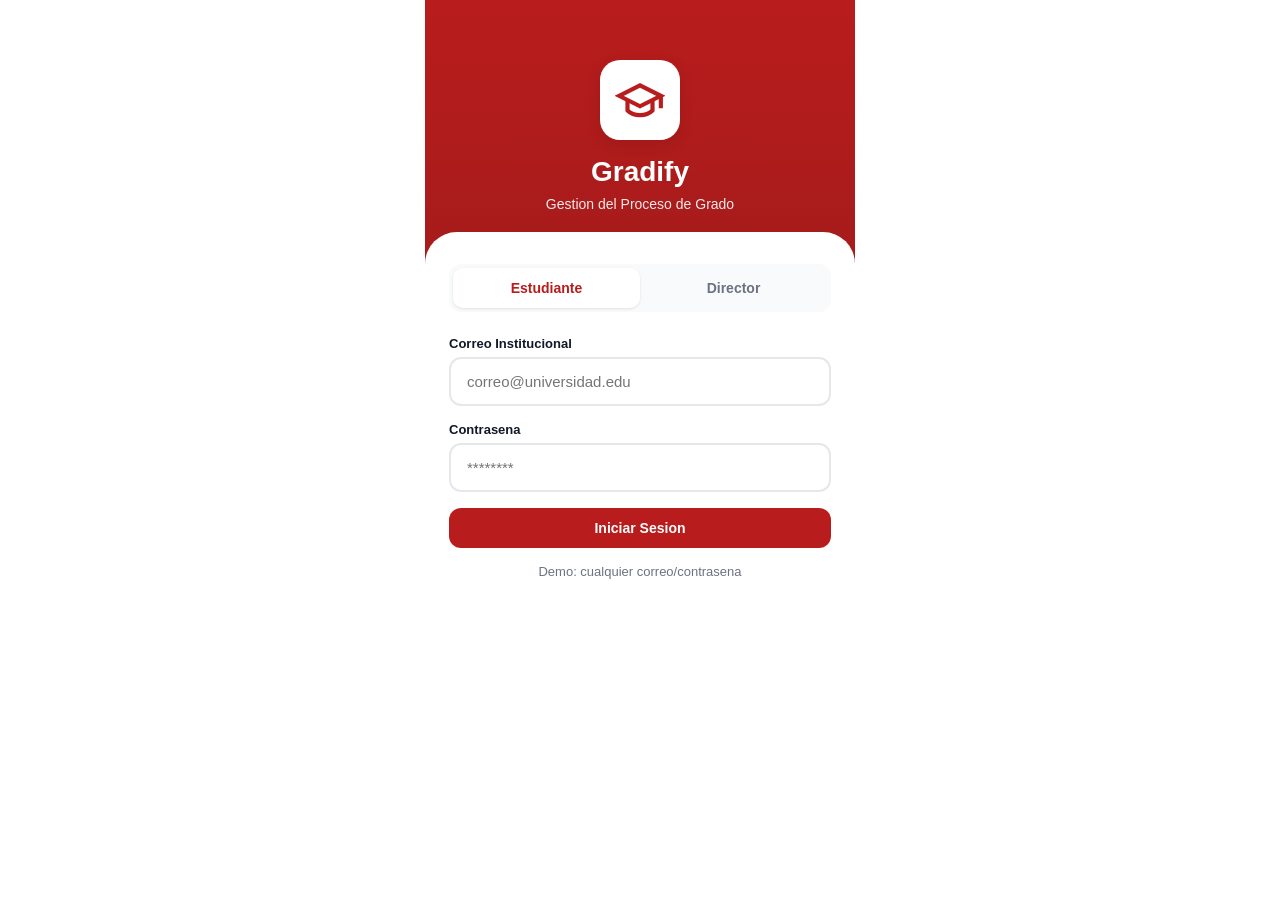
<file: Index.html>
<!DOCTYPE html>
<html lang="es">
<head>
  <meta charset="UTF-8">
  <meta name="viewport" content="width=device-width, initial-scale=1.0, maximum-scale=1.0, user-scalable=no, viewport-fit=cover">
  <meta name="theme-color" content="#B91C1C">
  <meta name="apple-mobile-web-app-capable" content="yes">
  <meta name="apple-mobile-web-app-status-bar-style" content="black-translucent">
  <meta name="apple-mobile-web-app-title" content="Gradify">
  <link rel="manifest" href="[data-uri]">
  <title>Gradify - Gestion de Grado</title>
  <style>
    * { margin: 0; padding: 0; box-sizing: border-box; }
    :root {
      --primary: #B91C1C;
      --primary-dark: #991B1B;
      --primary-light: #FEE2E2;
      --success: #16A34A;
      --success-light: #DCFCE7;
      --warning: #CA8A04;
      --warning-light: #FEF9C3;
      --info: #2563EB;
      --info-light: #DBEAFE;
      --bg: #FFFFFF;
      --bg-secondary: #F9FAFB;
      --text: #111827;
      --text-muted: #6B7280;
      --border: #E5E7EB;
      --shadow: 0 1px 3px rgba(0,0,0,0.1);
      --shadow-lg: 0 4px 15px rgba(0,0,0,0.1);
    }
    body {
      font-family: -apple-system, BlinkMacSystemFont, 'Segoe UI', Roboto, sans-serif;
      background: var(--bg);
      color: var(--text);
      min-height: 100vh;
      overflow-x: hidden;
    }
    .app { display: flex; flex-direction: column; min-height: 100vh; max-width: 430px; margin: 0 auto; background: var(--bg); }
    
    /* Header */
    .header {
      background: linear-gradient(135deg, var(--primary) 0%, var(--primary-dark) 100%);
      color: white;
      padding: 16px 20px;
      padding-top: calc(16px + env(safe-area-inset-top));
      display: flex;
      justify-content: space-between;
      align-items: center;
      position: sticky;
      top: 0;
      z-index: 100;
    }
    .header h1 { font-size: 20px; font-weight: 700; display: flex; align-items: center; gap: 8px; }
    .header-icon { width: 28px; height: 28px; background: white; border-radius: 8px; display: flex; align-items: center; justify-content: center; }
    .header-icon svg { width: 18px; height: 18px; color: var(--primary); }
    .header-actions { display: flex; gap: 12px; }
    .header-btn { background: rgba(255,255,255,0.2); border: none; border-radius: 50%; width: 40px; height: 40px; display: flex; align-items: center; justify-content: center; cursor: pointer; position: relative; }
    .header-btn svg { width: 20px; height: 20px; color: white; }
    .badge { position: absolute; top: -2px; right: -2px; background: #FBBF24; color: var(--text); font-size: 10px; font-weight: 700; padding: 2px 6px; border-radius: 10px; }
    
    /* Content */
    .content { flex: 1; padding: 20px; padding-bottom: 100px; overflow-y: auto; }
    
    /* Bottom Navigation */
    .bottom-nav {
      position: fixed;
      bottom: 0;
      left: 50%;
      transform: translateX(-50%);
      width: 100%;
      max-width: 430px;
      background: white;
      border-top: 1px solid var(--border);
      display: flex;
      justify-content: space-around;
      padding: 8px 0;
      padding-bottom: calc(8px + env(safe-area-inset-bottom));
      z-index: 100;
    }
    .nav-item {
      display: flex;
      flex-direction: column;
      align-items: center;
      gap: 4px;
      padding: 8px 16px;
      border: none;
      background: none;
      cursor: pointer;
      color: var(--text-muted);
      transition: all 0.2s;
    }
    .nav-item.active { color: var(--primary); }
    .nav-item svg { width: 24px; height: 24px; }
    .nav-item span { font-size: 11px; font-weight: 500; }
    
    /* Cards */
    .card {
      background: white;
      border-radius: 16px;
      padding: 16px;
      margin-bottom: 16px;
      box-shadow: var(--shadow);
      border: 1px solid var(--border);
    }
    .card-header { display: flex; justify-content: space-between; align-items: center; margin-bottom: 12px; }
    .card-title { font-size: 14px; font-weight: 600; color: var(--text); }
    
    /* Progress */
    .progress-ring { display: flex; align-items: center; gap: 16px; }
    .progress-circle { width: 80px; height: 80px; position: relative; }
    .progress-circle svg { transform: rotate(-90deg); }
    .progress-circle circle { fill: none; stroke-width: 8; }
    .progress-circle .bg { stroke: var(--border); }
    .progress-circle .fill { stroke: var(--primary); stroke-linecap: round; transition: stroke-dashoffset 0.5s; }
    .progress-text { position: absolute; inset: 0; display: flex; align-items: center; justify-content: center; font-size: 18px; font-weight: 700; color: var(--primary); }
    .progress-info h3 { font-size: 16px; font-weight: 600; margin-bottom: 4px; }
    .progress-info p { font-size: 13px; color: var(--text-muted); }
    
    /* Stats Grid */
    .stats-grid { display: grid; grid-template-columns: repeat(3, 1fr); gap: 12px; margin-bottom: 20px; }
    .stat-card { background: var(--bg-secondary); border-radius: 12px; padding: 16px; text-align: center; }
    .stat-card.success { background: var(--success-light); }
    .stat-card.warning { background: var(--warning-light); }
    .stat-card.info { background: var(--info-light); }
    .stat-value { font-size: 28px; font-weight: 700; }
    .stat-card.success .stat-value { color: var(--success); }
    .stat-card.warning .stat-value { color: var(--warning); }
    .stat-card.info .stat-value { color: var(--info); }
    .stat-label { font-size: 11px; color: var(--text-muted); margin-top: 4px; }
    
    /* List Items */
    .list-item {
      display: flex;
      align-items: center;
      gap: 12px;
      padding: 12px;
      background: var(--bg-secondary);
      border-radius: 12px;
      margin-bottom: 8px;
      cursor: pointer;
      transition: all 0.2s;
    }
    .list-item:hover { background: var(--border); }
    .list-icon { width: 40px; height: 40px; border-radius: 10px; display: flex; align-items: center; justify-content: center; flex-shrink: 0; }
    .list-icon.success { background: var(--success-light); color: var(--success); }
    .list-icon.warning { background: var(--warning-light); color: var(--warning); }
    .list-icon.info { background: var(--info-light); color: var(--info); }
    .list-icon.primary { background: var(--primary-light); color: var(--primary); }
    .list-icon svg { width: 20px; height: 20px; }
    .list-content { flex: 1; min-width: 0; }
    .list-title { font-size: 14px; font-weight: 600; margin-bottom: 2px; }
    .list-subtitle { font-size: 12px; color: var(--text-muted); }
    .list-meta { font-size: 11px; color: var(--text-muted); }
    
    /* Status Badge */
    .status-badge { padding: 4px 10px; border-radius: 20px; font-size: 11px; font-weight: 600; }
    .status-badge.success { background: var(--success-light); color: var(--success); }
    .status-badge.warning { background: var(--warning-light); color: var(--warning); }
    .status-badge.info { background: var(--info-light); color: var(--info); }
    
    /* Buttons */
    .btn {
      padding: 12px 24px;
      border-radius: 12px;
      font-size: 14px;
      font-weight: 600;
      border: none;
      cursor: pointer;
      display: inline-flex;
      align-items: center;
      justify-content: center;
      gap: 8px;
      transition: all 0.2s;
    }
    .btn-primary { background: var(--primary); color: white; }
    .btn-primary:hover { background: var(--primary-dark); }
    .btn-secondary { background: var(--bg-secondary); color: var(--text); }
    .btn-success { background: var(--success); color: white; }
    .btn-danger { background: var(--primary); color: white; }
    .btn-outline { background: transparent; border: 2px solid var(--border); color: var(--text); }
    .btn-sm { padding: 8px 16px; font-size: 12px; }
    .btn-block { width: 100%; }
    
    /* Form */
    .form-group { margin-bottom: 16px; }
    .form-label { display: block; font-size: 13px; font-weight: 600; margin-bottom: 6px; color: var(--text); }
    .form-input {
      width: 100%;
      padding: 14px 16px;
      border: 2px solid var(--border);
      border-radius: 12px;
      font-size: 15px;
      transition: all 0.2s;
      background: var(--bg);
    }
    .form-input:focus { outline: none; border-color: var(--primary); }
    
    /* Tabs */
    .tabs { display: flex; gap: 8px; margin-bottom: 16px; overflow-x: auto; padding-bottom: 4px; }
    .tab {
      padding: 8px 16px;
      border-radius: 20px;
      font-size: 13px;
      font-weight: 500;
      border: none;
      background: var(--bg-secondary);
      color: var(--text-muted);
      cursor: pointer;
      white-space: nowrap;
      transition: all 0.2s;
    }
    .tab.active { background: var(--primary); color: white; }
    
    /* Login */
    .login-container {
      min-height: 100vh;
      display: flex;
      flex-direction: column;
      background: linear-gradient(180deg, var(--primary) 0%, var(--primary-dark) 50%, var(--bg) 50%);
    }
    .login-header { padding: 60px 20px 40px; text-align: center; color: white; }
    .login-logo { width: 80px; height: 80px; background: white; border-radius: 20px; margin: 0 auto 16px; display: flex; align-items: center; justify-content: center; box-shadow: var(--shadow-lg); }
    .login-logo svg { width: 50px; height: 50px; color: var(--primary); }
    .login-header h1 { font-size: 28px; font-weight: 700; margin-bottom: 8px; }
    .login-header p { font-size: 14px; opacity: 0.9; }
    .login-form { flex: 1; background: white; border-radius: 32px 32px 0 0; padding: 32px 24px; margin-top: -20px; }
    .login-tabs { display: flex; background: var(--bg-secondary); border-radius: 12px; padding: 4px; margin-bottom: 24px; }
    .login-tab { flex: 1; padding: 12px; border: none; background: none; font-size: 14px; font-weight: 600; color: var(--text-muted); cursor: pointer; border-radius: 10px; transition: all 0.2s; }
    .login-tab.active { background: white; color: var(--primary); box-shadow: var(--shadow); }
    
    /* Section Title */
    .section-title { font-size: 16px; font-weight: 700; margin-bottom: 12px; color: var(--text); }
    .section-subtitle { font-size: 13px; color: var(--text-muted); margin-bottom: 16px; }
    
    /* Upload Area */
    .upload-area {
      border: 2px dashed var(--border);
      border-radius: 16px;
      padding: 32px;
      text-align: center;
      cursor: pointer;
      transition: all 0.2s;
      margin-bottom: 16px;
    }
    .upload-area:hover { border-color: var(--primary); background: var(--primary-light); }
    .upload-area svg { width: 48px; height: 48px; color: var(--text-muted); margin-bottom: 12px; }
    .upload-area p { font-size: 14px; color: var(--text-muted); }
    .upload-area span { color: var(--primary); font-weight: 600; }
    
    /* Modal */
    .modal-overlay {
      position: fixed;
      inset: 0;
      background: rgba(0,0,0,0.5);
      display: flex;
      align-items: flex-end;
      justify-content: center;
      z-index: 200;
      opacity: 0;
      visibility: hidden;
      transition: all 0.3s;
    }
    .modal-overlay.active { opacity: 1; visibility: visible; }
    .modal {
      background: white;
      border-radius: 24px 24px 0 0;
      padding: 24px;
      width: 100%;
      max-width: 430px;
      max-height: 80vh;
      overflow-y: auto;
      transform: translateY(100%);
      transition: transform 0.3s;
    }
    .modal-overlay.active .modal { transform: translateY(0); }
    .modal-header { display: flex; justify-content: space-between; align-items: center; margin-bottom: 20px; }
    .modal-title { font-size: 18px; font-weight: 700; }
    .modal-close { background: var(--bg-secondary); border: none; width: 36px; height: 36px; border-radius: 50%; cursor: pointer; display: flex; align-items: center; justify-content: center; }
    
    /* Notification */
    .notification {
      background: white;
      border-radius: 16px;
      padding: 16px;
      margin-bottom: 12px;
      box-shadow: var(--shadow);
      border-left: 4px solid;
    }
    .notification.success { border-color: var(--success); }
    .notification.warning { border-color: var(--warning); }
    .notification.info { border-color: var(--info); }
    .notification-header { display: flex; justify-content: space-between; align-items: flex-start; margin-bottom: 8px; }
    .notification-title { font-size: 14px; font-weight: 600; }
    .notification-time { font-size: 11px; color: var(--text-muted); }
    .notification-body { font-size: 13px; color: var(--text-muted); line-height: 1.5; }
    .notification-approver { display: flex; align-items: center; gap: 8px; margin-top: 10px; padding-top: 10px; border-top: 1px solid var(--border); font-size: 12px; color: var(--text-muted); }
    .notification-approver svg { width: 16px; height: 16px; }
    
    /* Profile */
    .profile-header { text-align: center; padding: 20px; background: linear-gradient(135deg, var(--primary) 0%, var(--primary-dark) 100%); border-radius: 20px; color: white; margin-bottom: 20px; }
    .profile-avatar { width: 80px; height: 80px; background: white; border-radius: 50%; margin: 0 auto 12px; display: flex; align-items: center; justify-content: center; font-size: 32px; font-weight: 700; color: var(--primary); }
    .profile-name { font-size: 20px; font-weight: 700; margin-bottom: 4px; }
    .profile-role { font-size: 13px; opacity: 0.9; }
    .profile-code { background: rgba(255,255,255,0.2); padding: 6px 16px; border-radius: 20px; font-size: 12px; margin-top: 10px; display: inline-block; }
    
    /* Admin Stats */
    .admin-stats { display: grid; grid-template-columns: 2fr 1fr 1fr; gap: 12px; margin-bottom: 20px; }
    .admin-stat { background: white; border-radius: 16px; padding: 16px; box-shadow: var(--shadow); border: 1px solid var(--border); }
    .admin-stat.large { grid-row: span 2; display: flex; flex-direction: column; justify-content: center; align-items: center; background: linear-gradient(135deg, var(--primary) 0%, var(--primary-dark) 100%); color: white; }
    .admin-stat .value { font-size: 36px; font-weight: 700; }
    .admin-stat.large .value { font-size: 48px; }
    .admin-stat .label { font-size: 12px; color: var(--text-muted); margin-top: 4px; }
    .admin-stat.large .label { color: rgba(255,255,255,0.8); }
    
    /* Request Card */
    .request-card { background: white; border-radius: 16px; margin-bottom: 12px; box-shadow: var(--shadow); border: 1px solid var(--border); overflow: hidden; }
    .request-header { padding: 16px; display: flex; align-items: center; gap: 12px; cursor: pointer; }
    .request-avatar { width: 48px; height: 48px; background: var(--primary-light); border-radius: 12px; display: flex; align-items: center; justify-content: center; font-weight: 700; color: var(--primary); }
    .request-info { flex: 1; }
    .request-name { font-size: 15px; font-weight: 600; }
    .request-meta { font-size: 12px; color: var(--text-muted); }
    .request-body { padding: 0 16px 16px; display: none; }
    .request-card.expanded .request-body { display: block; }
    .request-detail { background: var(--bg-secondary); border-radius: 12px; padding: 12px; margin-bottom: 12px; }
    .request-detail-title { font-size: 12px; font-weight: 600; color: var(--text-muted); margin-bottom: 4px; }
    .request-detail-value { font-size: 14px; }
    .request-actions { display: flex; gap: 12px; margin-top: 16px; }
    .request-actions .btn { flex: 1; }
    
    /* Toast */
    .toast {
      position: fixed;
      bottom: 100px;
      left: 50%;
      transform: translateX(-50%) translateY(100px);
      background: var(--text);
      color: white;
      padding: 14px 24px;
      border-radius: 12px;
      font-size: 14px;
      font-weight: 500;
      z-index: 300;
      opacity: 0;
      transition: all 0.3s;
    }
    .toast.show { transform: translateX(-50%) translateY(0); opacity: 1; }
    
    /* Animations */
    @keyframes fadeIn { from { opacity: 0; transform: translateY(10px); } to { opacity: 1; transform: translateY(0); } }
    .animate-in { animation: fadeIn 0.3s ease-out; }
    
    /* Hide scrollbar */
    ::-webkit-scrollbar { display: none; }
    body { -ms-overflow-style: none; scrollbar-width: none; }
  </style>
</head>
<body>
  <div class="app" id="app"></div>
  <div class="toast" id="toast"></div>
  
  <script>
    // App State
    const state = {
      user: null,
      currentView: 'login',
      activeTab: 'home',
      adminTab: 'dashboard'
    };

    // Data
    const students = [
      { id: 1, name: 'Carlos Martinez', code: '2020-1234', email: 'carlos@universidad.edu', career: 'Ingenieria de Sistemas', progress: 50, pending: 5, approved: 5, inProgress: 2 },
      { id: 2, name: 'Ana Rodriguez', code: '2020-5678', email: 'ana@universidad.edu', career: 'Derecho', progress: 75, pending: 2, approved: 7, inProgress: 1 },
      { id: 3, name: 'Luis Perez', code: '2019-9012', email: 'luis@universidad.edu', career: 'Medicina', progress: 30, pending: 7, approved: 3, inProgress: 0 }
    ];

    const requirements = [
      { id: 1, name: 'Paz y Salvo Biblioteca', status: 'approved', approver: 'Dr. Roberto Gonzalez', approverRole: 'Director de Biblioteca', date: '2024-01-15' },
      { id: 2, name: 'Paz y Salvo Financiero', status: 'approved', approver: 'Lic. Maria Torres', approverRole: 'Directora Financiera', date: '2024-01-18' },
      { id: 3, name: 'Registro de Titulo de Tesis', status: 'in-progress', date: '2024-01-20' },
      { id: 4, name: 'Aprobacion del Proyecto', status: 'in-progress', date: '2024-01-22' },
      { id: 5, name: 'Nombramiento de Jurados', status: 'pending' },
      { id: 6, name: 'Sustentacion de Tesis', status: 'pending' },
      { id: 7, name: 'Acta de Grado', status: 'pending' },
      { id: 8, name: 'Ceremonia de Graduacion', status: 'pending' }
    ];

    const notifications = [
      { id: 1, type: 'success', title: 'Paz y Salvo Aprobado', message: 'Tu paz y salvo de biblioteca ha sido aprobado exitosamente.', approver: 'Dr. Roberto Gonzalez', approverRole: 'Director de Biblioteca', time: 'Hace 2 horas', unread: true },
      { id: 2, type: 'info', title: 'Documento Recibido', message: 'Hemos recibido tu registro de titulo de tesis. Esta en revision.', time: 'Hace 1 dia', unread: true },
      { id: 3, type: 'warning', title: 'Recordatorio', message: 'Tienes 5 dias para entregar la documentacion del proyecto de grado.', time: 'Hace 2 dias', unread: false },
      { id: 4, type: 'success', title: 'Paz y Salvo Financiero', message: 'Tu paz y salvo financiero ha sido aprobado.', approver: 'Lic. Maria Torres', approverRole: 'Directora Financiera', time: 'Hace 3 dias', unread: false }
    ];

    const documents = [
      { id: 1, name: 'Formulario de Inscripcion', type: 'form', category: 'Formularios' },
      { id: 2, name: 'Guia de Tesis', type: 'guide', category: 'Guias' },
      { id: 3, name: 'Reglamento de Grado', type: 'norm', category: 'Normativas' },
      { id: 4, name: 'Formato APA', type: 'template', category: 'Plantillas' }
    ];

    const myDocuments = [
      { id: 1, name: 'Paz y Salvo Biblioteca.pdf', date: '15 Ene 2024', status: 'approved' },
      { id: 2, name: 'Certificado Notas.pdf', date: '18 Ene 2024', status: 'approved' },
      { id: 3, name: 'Borrador Tesis.docx', date: '20 Ene 2024', status: 'pending' }
    ];

    const pendingRequests = [
      { id: 1, student: students[0], type: 'Paz y Salvo Academico', date: '2024-01-25', documents: ['Certificado de notas', 'Historial academico'] },
      { id: 2, student: students[1], type: 'Aprobacion de Titulo', date: '2024-01-24', documents: ['Propuesta de titulo', 'Carta de director'] },
      { id: 3, student: students[2], type: 'Nombramiento de Jurados', date: '2024-01-23', documents: ['Borrador de tesis', 'Perfil de jurados'] }
    ];

    // Icons
    const icons = {
      graduation: '<svg viewBox="0 0 24 24" fill="none" stroke="currentColor" stroke-width="2"><path d="M22 10v6M2 10l10-5 10 5-10 5z"/><path d="M6 12v5c3 3 9 3 12 0v-5"/></svg>',
      home: '<svg viewBox="0 0 24 24" fill="none" stroke="currentColor" stroke-width="2"><path d="M3 9l9-7 9 7v11a2 2 0 0 1-2 2H5a2 2 0 0 1-2-2z"/><polyline points="9 22 9 12 15 12 15 22"/></svg>',
      checklist: '<svg viewBox="0 0 24 24" fill="none" stroke="currentColor" stroke-width="2"><path d="M9 11l3 3L22 4"/><path d="M21 12v7a2 2 0 0 1-2 2H5a2 2 0 0 1-2-2V5a2 2 0 0 1 2-2h11"/></svg>',
      folder: '<svg viewBox="0 0 24 24" fill="none" stroke="currentColor" stroke-width="2"><path d="M22 19a2 2 0 0 1-2 2H4a2 2 0 0 1-2-2V5a2 2 0 0 1 2-2h5l2 3h9a2 2 0 0 1 2 2z"/></svg>',
      bell: '<svg viewBox="0 0 24 24" fill="none" stroke="currentColor" stroke-width="2"><path d="M18 8A6 6 0 0 0 6 8c0 7-3 9-3 9h18s-3-2-3-9"/><path d="M13.73 21a2 2 0 0 1-3.46 0"/></svg>',
      user: '<svg viewBox="0 0 24 24" fill="none" stroke="currentColor" stroke-width="2"><path d="M20 21v-2a4 4 0 0 0-4-4H8a4 4 0 0 0-4 4v2"/><circle cx="12" cy="7" r="4"/></svg>',
      users: '<svg viewBox="0 0 24 24" fill="none" stroke="currentColor" stroke-width="2"><path d="M17 21v-2a4 4 0 0 0-4-4H5a4 4 0 0 0-4 4v2"/><circle cx="9" cy="7" r="4"/><path d="M23 21v-2a4 4 0 0 0-3-3.87"/><path d="M16 3.13a4 4 0 0 1 0 7.75"/></svg>',
      inbox: '<svg viewBox="0 0 24 24" fill="none" stroke="currentColor" stroke-width="2"><polyline points="22 12 16 12 14 15 10 15 8 12 2 12"/><path d="M5.45 5.11L2 12v6a2 2 0 0 0 2 2h16a2 2 0 0 0 2-2v-6l-3.45-6.89A2 2 0 0 0 16.76 4H7.24a2 2 0 0 0-1.79 1.11z"/></svg>',
      check: '<svg viewBox="0 0 24 24" fill="none" stroke="currentColor" stroke-width="2"><polyline points="20 6 9 17 4 12"/></svg>',
      clock: '<svg viewBox="0 0 24 24" fill="none" stroke="currentColor" stroke-width="2"><circle cx="12" cy="12" r="10"/><polyline points="12 6 12 12 16 14"/></svg>',
      alert: '<svg viewBox="0 0 24 24" fill="none" stroke="currentColor" stroke-width="2"><circle cx="12" cy="12" r="10"/><line x1="12" y1="8" x2="12" y2="12"/><line x1="12" y1="16" x2="12.01" y2="16"/></svg>',
      upload: '<svg viewBox="0 0 24 24" fill="none" stroke="currentColor" stroke-width="2"><path d="M21 15v4a2 2 0 0 1-2 2H5a2 2 0 0 1-2-2v-4"/><polyline points="17 8 12 3 7 8"/><line x1="12" y1="3" x2="12" y2="15"/></svg>',
      download: '<svg viewBox="0 0 24 24" fill="none" stroke="currentColor" stroke-width="2"><path d="M21 15v4a2 2 0 0 1-2 2H5a2 2 0 0 1-2-2v-4"/><polyline points="7 10 12 15 17 10"/><line x1="12" y1="15" x2="12" y2="3"/></svg>',
      file: '<svg viewBox="0 0 24 24" fill="none" stroke="currentColor" stroke-width="2"><path d="M14 2H6a2 2 0 0 0-2 2v16a2 2 0 0 0 2 2h12a2 2 0 0 0 2-2V8z"/><polyline points="14 2 14 8 20 8"/></svg>',
      x: '<svg viewBox="0 0 24 24" fill="none" stroke="currentColor" stroke-width="2"><line x1="18" y1="6" x2="6" y2="18"/><line x1="6" y1="6" x2="18" y2="18"/></svg>',
      chevron: '<svg viewBox="0 0 24 24" fill="none" stroke="currentColor" stroke-width="2"><polyline points="9 18 15 12 9 6"/></svg>',
      logout: '<svg viewBox="0 0 24 24" fill="none" stroke="currentColor" stroke-width="2"><path d="M9 21H5a2 2 0 0 1-2-2V5a2 2 0 0 1 2-2h4"/><polyline points="16 17 21 12 16 7"/><line x1="21" y1="12" x2="9" y2="12"/></svg>',
      settings: '<svg viewBox="0 0 24 24" fill="none" stroke="currentColor" stroke-width="2"><circle cx="12" cy="12" r="3"/><path d="M19.4 15a1.65 1.65 0 0 0 .33 1.82l.06.06a2 2 0 0 1 0 2.83 2 2 0 0 1-2.83 0l-.06-.06a1.65 1.65 0 0 0-1.82-.33 1.65 1.65 0 0 0-1 1.51V21a2 2 0 0 1-2 2 2 2 0 0 1-2-2v-.09A1.65 1.65 0 0 0 9 19.4a1.65 1.65 0 0 0-1.82.33l-.06.06a2 2 0 0 1-2.83 0 2 2 0 0 1 0-2.83l.06-.06a1.65 1.65 0 0 0 .33-1.82 1.65 1.65 0 0 0-1.51-1H3a2 2 0 0 1-2-2 2 2 0 0 1 2-2h.09A1.65 1.65 0 0 0 4.6 9a1.65 1.65 0 0 0-.33-1.82l-.06-.06a2 2 0 0 1 0-2.83 2 2 0 0 1 2.83 0l.06.06a1.65 1.65 0 0 0 1.82.33H9a1.65 1.65 0 0 0 1-1.51V3a2 2 0 0 1 2-2 2 2 0 0 1 2 2v.09a1.65 1.65 0 0 0 1 1.51 1.65 1.65 0 0 0 1.82-.33l.06-.06a2 2 0 0 1 2.83 0 2 2 0 0 1 0 2.83l-.06.06a1.65 1.65 0 0 0-.33 1.82V9a1.65 1.65 0 0 0 1.51 1H21a2 2 0 0 1 2 2 2 2 0 0 1-2 2h-.09a1.65 1.65 0 0 0-1.51 1z"/></svg>',
      userCheck: '<svg viewBox="0 0 24 24" fill="none" stroke="currentColor" stroke-width="2"><path d="M16 21v-2a4 4 0 0 0-4-4H5a4 4 0 0 0-4 4v2"/><circle cx="8.5" cy="7" r="4"/><polyline points="17 11 19 13 23 9"/></svg>'
    };

    // Utility Functions
    function $(selector) { return document.querySelector(selector); }
    function $$(selector) { return document.querySelectorAll(selector); }
    
    function showToast(message) {
      const toast = $('#toast');
      toast.textContent = message;
      toast.classList.add('show');
      setTimeout(() => toast.classList.remove('show'), 3000);
    }

    function getStatusClass(status) {
      return status === 'approved' ? 'success' : status === 'in-progress' ? 'warning' : 'info';
    }

    function getStatusText(status) {
      return status === 'approved' ? 'Aprobado' : status === 'in-progress' ? 'En Proceso' : 'Pendiente';
    }

    // Render Functions
    function render() {
      const app = $('#app');
      if (!state.user) {
        app.innerHTML = renderLogin();
      } else if (state.user.role === 'admin') {
        app.innerHTML = renderAdminApp();
      } else {
        app.innerHTML = renderStudentApp();
      }
      attachEvents();
    }

    function renderLogin() {
      return `
        <div class="login-container">
          <div class="login-header">
            <div class="login-logo">${icons.graduation}</div>
            <h1>Gradify</h1>
            <p>Gestion del Proceso de Grado</p>
          </div>
          <div class="login-form">
            <div class="login-tabs">
              <button class="login-tab active" data-role="student">Estudiante</button>
              <button class="login-tab" data-role="admin">Director</button>
            </div>
            <div class="form-group">
              <label class="form-label">Correo Institucional</label>
              <input type="email" class="form-input" id="email" placeholder="correo@universidad.edu">
            </div>
            <div class="form-group">
              <label class="form-label">Contrasena</label>
              <input type="password" class="form-input" id="password" placeholder="********">
            </div>
            <button class="btn btn-primary btn-block" id="loginBtn">Iniciar Sesion</button>
            <p style="text-align: center; margin-top: 16px; font-size: 13px; color: var(--text-muted);">
              Demo: cualquier correo/contrasena
            </p>
          </div>
        </div>
      `;
    }

    function renderStudentApp() {
      return `
        <div class="header">
          <h1><div class="header-icon">${icons.graduation}</div> Gradify</h1>
          <div class="header-actions">
            <button class="header-btn" data-action="notifications">
              ${icons.bell}
              <span class="badge">3</span>
            </button>
          </div>
        </div>
        <div class="content animate-in">
          ${state.activeTab === 'home' ? renderDashboard() : ''}
          ${state.activeTab === 'checklist' ? renderChecklist() : ''}
          ${state.activeTab === 'docs' ? renderDocuments() : ''}
          ${state.activeTab === 'alerts' ? renderNotifications() : ''}
          ${state.activeTab === 'profile' ? renderProfile() : ''}
        </div>
        <nav class="bottom-nav">
          <button class="nav-item ${state.activeTab === 'home' ? 'active' : ''}" data-tab="home">
            ${icons.home}<span>Inicio</span>
          </button>
          <button class="nav-item ${state.activeTab === 'checklist' ? 'active' : ''}" data-tab="checklist">
            ${icons.checklist}<span>Requisitos</span>
          </button>
          <button class="nav-item ${state.activeTab === 'docs' ? 'active' : ''}" data-tab="docs">
            ${icons.folder}<span>Docs</span>
          </button>
          <button class="nav-item ${state.activeTab === 'alerts' ? 'active' : ''}" data-tab="alerts">
            ${icons.bell}<span>Alertas</span>
          </button>
          <button class="nav-item ${state.activeTab === 'profile' ? 'active' : ''}" data-tab="profile">
            ${icons.user}<span>Perfil</span>
          </button>
        </nav>
      `;
    }

    function renderAdminApp() {
      return `
        <div class="header">
          <h1><div class="header-icon">${icons.graduation}</div> Gradify Admin</h1>
          <div class="header-actions">
            <button class="header-btn" data-action="notifications">
              ${icons.bell}
              <span class="badge">5</span>
            </button>
          </div>
        </div>
        <div class="content animate-in">
          ${state.adminTab === 'dashboard' ? renderAdminDashboard() : ''}
          ${state.adminTab === 'students' ? renderAdminStudents() : ''}
          ${state.adminTab === 'requests' ? renderAdminRequests() : ''}
          ${state.adminTab === 'profile' ? renderAdminProfile() : ''}
        </div>
        <nav class="bottom-nav">
          <button class="nav-item ${state.adminTab === 'dashboard' ? 'active' : ''}" data-admin-tab="dashboard">
            ${icons.home}<span>Panel</span>
          </button>
          <button class="nav-item ${state.adminTab === 'students' ? 'active' : ''}" data-admin-tab="students">
            ${icons.users}<span>Estudiantes</span>
          </button>
          <button class="nav-item ${state.adminTab === 'requests' ? 'active' : ''}" data-admin-tab="requests">
            ${icons.inbox}<span>Solicitudes</span>
          </button>
          <button class="nav-item ${state.adminTab === 'profile' ? 'active' : ''}" data-admin-tab="profile">
            ${icons.user}<span>Perfil</span>
          </button>
        </nav>
      `;
    }

    function renderDashboard() {
      const approved = requirements.filter(r => r.status === 'approved').length;
      const inProgress = requirements.filter(r => r.status === 'in-progress').length;
      const pending = requirements.filter(r => r.status === 'pending').length;
      const progress = Math.round((approved / requirements.length) * 100);
      const circumference = 2 * Math.PI * 36;
      const offset = circumference - (progress / 100) * circumference;

      return `
        <div style="margin-bottom: 20px;">
          <h2 style="font-size: 24px; font-weight: 700;">Hola, Carlos</h2>
          <p style="color: var(--text-muted); font-size: 14px;">Aqui esta tu progreso de grado</p>
        </div>
        
        <div class="card">
          <div class="progress-ring">
            <div class="progress-circle">
              <svg width="80" height="80">
                <circle class="bg" cx="40" cy="40" r="36"/>
                <circle class="fill" cx="40" cy="40" r="36" stroke-dasharray="${circumference}" stroke-dashoffset="${offset}"/>
              </svg>
              <div class="progress-text">${progress}%</div>
            </div>
            <div class="progress-info">
              <h3>Progreso General</h3>
              <p>${approved} de ${requirements.length} requisitos completados</p>
            </div>
          </div>
        </div>

        <div class="stats-grid">
          <div class="stat-card success">
            <div class="stat-value">${approved}</div>
            <div class="stat-label">Aprobados</div>
          </div>
          <div class="stat-card warning">
            <div class="stat-value">${inProgress}</div>
            <div class="stat-label">En Proceso</div>
          </div>
          <div class="stat-card info">
            <div class="stat-value">${pending}</div>
            <div class="stat-label">Pendientes</div>
          </div>
        </div>

        <div class="section-title">Actividad Reciente</div>
        ${requirements.slice(0, 4).map(req => `
          <div class="list-item">
            <div class="list-icon ${getStatusClass(req.status)}">
              ${req.status === 'approved' ? icons.check : req.status === 'in-progress' ? icons.clock : icons.alert}
            </div>
            <div class="list-content">
              <div class="list-title">${req.name}</div>
              <div class="list-subtitle">${getStatusText(req.status)}</div>
            </div>
            ${req.date ? `<div class="list-meta">${req.date}</div>` : ''}
          </div>
        `).join('')}
      `;
    }

    function renderChecklist() {
      return `
        <div class="section-title">Requisitos de Grado</div>
        <div class="tabs">
          <button class="tab active">Todos</button>
          <button class="tab">Aprobados</button>
          <button class="tab">En Proceso</button>
          <button class="tab">Pendientes</button>
        </div>
        ${requirements.map(req => `
          <div class="list-item">
            <div class="list-icon ${getStatusClass(req.status)}">
              ${req.status === 'approved' ? icons.check : req.status === 'in-progress' ? icons.clock : icons.alert}
            </div>
            <div class="list-content">
              <div class="list-title">${req.name}</div>
              <div class="list-subtitle">${getStatusText(req.status)}${req.approver ? ` - ${req.approver}` : ''}</div>
            </div>
            <span class="status-badge ${getStatusClass(req.status)}">${getStatusText(req.status)}</span>
          </div>
        `).join('')}
      `;
    }

    function renderDocuments() {
      return `
        <div style="display: flex; justify-content: space-between; align-items: center; margin-bottom: 16px;">
          <div class="section-title" style="margin-bottom: 0;">Centro de Documentos</div>
          <button class="btn btn-primary btn-sm" id="uploadBtn">${icons.upload} Subir</button>
        </div>
        
        <div class="tabs">
          <button class="tab active">Mis Docs</button>
          <button class="tab">Formularios</button>
          <button class="tab">Guias</button>
          <button class="tab">Plantillas</button>
        </div>

        <div class="section-subtitle">Documentos Subidos</div>
        ${myDocuments.map(doc => `
          <div class="list-item">
            <div class="list-icon primary">${icons.file}</div>
            <div class="list-content">
              <div class="list-title">${doc.name}</div>
              <div class="list-subtitle">${doc.date}</div>
            </div>
            <span class="status-badge ${getStatusClass(doc.status)}">${getStatusText(doc.status)}</span>
          </div>
        `).join('')}

        <div class="section-title" style="margin-top: 24px;">Documentos Disponibles</div>
        ${documents.map(doc => `
          <div class="list-item">
            <div class="list-icon info">${icons.file}</div>
            <div class="list-content">
              <div class="list-title">${doc.name}</div>
              <div class="list-subtitle">${doc.category}</div>
            </div>
            <button class="btn btn-outline btn-sm">${icons.download}</button>
          </div>
        `).join('')}

        <div class="modal-overlay" id="uploadModal">
          <div class="modal">
            <div class="modal-header">
              <div class="modal-title">Subir Documento</div>
              <button class="modal-close" id="closeUpload">${icons.x}</button>
            </div>
            <div class="upload-area" id="dropZone">
              ${icons.upload}
              <p>Arrastra archivos aqui o <span>selecciona</span></p>
              <p style="font-size: 12px; margin-top: 8px;">PDF, DOC, DOCX (Max 10MB)</p>
            </div>
            <input type="file" id="fileInput" style="display: none;" accept=".pdf,.doc,.docx">
            <div class="form-group">
              <label class="form-label">Tipo de Documento</label>
              <select class="form-input">
                <option>Paz y Salvo</option>
                <option>Certificado</option>
                <option>Borrador de Tesis</option>
                <option>Otro</option>
              </select>
            </div>
            <button class="btn btn-primary btn-block" id="confirmUpload">Subir Documento</button>
          </div>
        </div>
      `;
    }

    function renderNotifications() {
      return `
        <div class="section-title">Notificaciones</div>
        <div class="tabs">
          <button class="tab active">Todas</button>
          <button class="tab">Sin Leer</button>
        </div>
        ${notifications.map(notif => `
          <div class="notification ${notif.type}">
            <div class="notification-header">
              <div class="notification-title">${notif.title}</div>
              <div class="notification-time">${notif.time}</div>
            </div>
            <div class="notification-body">${notif.message}</div>
            ${notif.approver ? `
              <div class="notification-approver">
                ${icons.userCheck}
                <span><strong>Aprobado por:</strong> ${notif.approver} - ${notif.approverRole}</span>
              </div>
            ` : ''}
          </div>
        `).join('')}
      `;
    }

    function renderProfile() {
      return `
        <div class="profile-header">
          <div class="profile-avatar">CM</div>
          <div class="profile-name">Carlos Martinez</div>
          <div class="profile-role">Estudiante - Ingenieria de Sistemas</div>
          <div class="profile-code">Codigo: 2020-1234</div>
        </div>

        <div class="card">
          <div class="card-title" style="margin-bottom: 16px;">Informacion Academica</div>
          <div class="list-item" style="margin-bottom: 0;">
            <div class="list-content">
              <div class="list-subtitle">Semestre</div>
              <div class="list-title">10mo Semestre</div>
            </div>
          </div>
          <div class="list-item" style="margin-bottom: 0;">
            <div class="list-content">
              <div class="list-subtitle">Promedio</div>
              <div class="list-title">4.2 / 5.0</div>
            </div>
          </div>
          <div class="list-item" style="margin-bottom: 0;">
            <div class="list-content">
              <div class="list-subtitle">Creditos Aprobados</div>
              <div class="list-title">156 / 160</div>
            </div>
          </div>
        </div>

        <div class="card">
          <div class="card-title" style="margin-bottom: 16px;">Contacto</div>
          <div class="list-item" style="margin-bottom: 0;">
            <div class="list-content">
              <div class="list-subtitle">Email</div>
              <div class="list-title">carlos@universidad.edu</div>
            </div>
          </div>
          <div class="list-item" style="margin-bottom: 0;">
            <div class="list-content">
              <div class="list-subtitle">Telefono</div>
              <div class="list-title">+57 300 123 4567</div>
            </div>
          </div>
        </div>

        <button class="btn btn-danger btn-block" id="logoutBtn" style="margin-top: 20px;">
          ${icons.logout} Cerrar Sesion
        </button>
      `;
    }

    function renderAdminDashboard() {
      return `
        <div style="margin-bottom: 20px;">
          <h2 style="font-size: 24px; font-weight: 700;">Panel de Director</h2>
          <p style="color: var(--text-muted); font-size: 14px;">Bienvenido, Dr. Roberto Gonzalez</p>
        </div>

        <div class="admin-stats">
          <div class="admin-stat large">
            <div class="value">${students.length}</div>
            <div class="label">Estudiantes Activos</div>
          </div>
          <div class="admin-stat">
            <div class="value" style="color: var(--warning);">${pendingRequests.length}</div>
            <div class="label">Pendientes</div>
          </div>
          <div class="admin-stat">
            <div class="value" style="color: var(--success);">12</div>
            <div class="label">Aprobados Hoy</div>
          </div>
          <div class="admin-stat">
            <div class="value" style="color: var(--primary);">2</div>
            <div class="label">Rechazados</div>
          </div>
        </div>

        <div class="section-title">Solicitudes Recientes</div>
        ${pendingRequests.slice(0, 3).map(req => `
          <div class="list-item">
            <div class="list-icon warning">${icons.clock}</div>
            <div class="list-content">
              <div class="list-title">${req.student.name}</div>
              <div class="list-subtitle">${req.type}</div>
            </div>
            <span class="status-badge warning">Pendiente</span>
          </div>
        `).join('')}
      `;
    }

    function renderAdminStudents() {
      return `
        <div class="section-title">Estudiantes</div>
        <div class="form-group">
          <input type="text" class="form-input" placeholder="Buscar estudiante...">
        </div>
        ${students.map(student => `
          <div class="card">
            <div style="display: flex; align-items: center; gap: 12px; margin-bottom: 12px;">
              <div class="profile-avatar" style="width: 48px; height: 48px; font-size: 16px;">${student.name.split(' ').map(n => n[0]).join('')}</div>
              <div>
                <div style="font-weight: 600;">${student.name}</div>
                <div style="font-size: 12px; color: var(--text-muted);">${student.code} - ${student.career}</div>
              </div>
            </div>
            <div style="background: var(--bg-secondary); border-radius: 8px; height: 8px; overflow: hidden; margin-bottom: 8px;">
              <div style="background: var(--primary); height: 100%; width: ${student.progress}%;"></div>
            </div>
            <div style="display: flex; justify-content: space-between; font-size: 12px; color: var(--text-muted);">
              <span>Progreso: ${student.progress}%</span>
              <span>${student.approved} aprobados, ${student.pending} pendientes</span>
            </div>
          </div>
        `).join('')}
      `;
    }

    function renderAdminRequests() {
      return `
        <div class="section-title">Solicitudes Pendientes</div>
        <div class="tabs">
          <button class="tab active">Pendientes (${pendingRequests.length})</button>
          <button class="tab">Aprobadas</button>
          <button class="tab">Rechazadas</button>
        </div>
        ${pendingRequests.map((req, index) => `
          <div class="request-card" data-request="${index}">
            <div class="request-header">
              <div class="request-avatar">${req.student.name.split(' ').map(n => n[0]).join('')}</div>
              <div class="request-info">
                <div class="request-name">${req.student.name}</div>
                <div class="request-meta">${req.type} - ${req.date}</div>
              </div>
              <span class="status-badge warning">Pendiente</span>
            </div>
            <div class="request-body">
              <div class="request-detail">
                <div class="request-detail-title">Estudiante</div>
                <div class="request-detail-value">${req.student.name} (${req.student.code})</div>
              </div>
              <div class="request-detail">
                <div class="request-detail-title">Carrera</div>
                <div class="request-detail-value">${req.student.career}</div>
              </div>
              <div class="request-detail">
                <div class="request-detail-title">Documentos Adjuntos</div>
                <div class="request-detail-value">${req.documents.join(', ')}</div>
              </div>
              <div class="form-group">
                <label class="form-label">Comentario (requerido para rechazar)</label>
                <input type="text" class="form-input" placeholder="Escribe un comentario...">
              </div>
              <div class="request-actions">
                <button class="btn btn-outline" data-action="reject">Rechazar</button>
                <button class="btn btn-success" data-action="approve">Aprobar</button>
              </div>
            </div>
          </div>
        `).join('')}
      `;
    }

    function renderAdminProfile() {
      return `
        <div class="profile-header">
          <div class="profile-avatar">RG</div>
          <div class="profile-name">Dr. Roberto Gonzalez</div>
          <div class="profile-role">Director de Programa</div>
          <div class="profile-code">Ingenieria de Sistemas</div>
        </div>

        <div class="card">
          <div class="card-title" style="margin-bottom: 16px;">Informacion Laboral</div>
          <div class="list-item" style="margin-bottom: 0;">
            <div class="list-content">
              <div class="list-subtitle">Cargo</div>
              <div class="list-title">Director de Programa</div>
            </div>
          </div>
          <div class="list-item" style="margin-bottom: 0;">
            <div class="list-content">
              <div class="list-subtitle">Departamento</div>
              <div class="list-title">Facultad de Ingenieria</div>
            </div>
          </div>
          <div class="list-item" style="margin-bottom: 0;">
            <div class="list-content">
              <div class="list-subtitle">Email</div>
              <div class="list-title">director@universidad.edu</div>
            </div>
          </div>
        </div>

        <div class="card">
          <div class="card-title" style="margin-bottom: 16px;">Permisos de Administrador</div>
          <div class="list-item" style="margin-bottom: 8px;">
            <div class="list-icon success">${icons.check}</div>
            <div class="list-content">
              <div class="list-title">Aprobar/Rechazar Solicitudes</div>
            </div>
          </div>
          <div class="list-item" style="margin-bottom: 8px;">
            <div class="list-icon success">${icons.check}</div>
            <div class="list-content">
              <div class="list-title">Ver Todos los Estudiantes</div>
            </div>
          </div>
          <div class="list-item" style="margin-bottom: 8px;">
            <div class="list-icon success">${icons.check}</div>
            <div class="list-content">
              <div class="list-title">Gestionar Documentos</div>
            </div>
          </div>
          <div class="list-item" style="margin-bottom: 0;">
            <div class="list-icon success">${icons.check}</div>
            <div class="list-content">
              <div class="list-title">Generar Reportes</div>
            </div>
          </div>
        </div>

        <button class="btn btn-danger btn-block" id="logoutBtn" style="margin-top: 20px;">
          ${icons.logout} Cerrar Sesion
        </button>
      `;
    }

    // Event Handlers
    function attachEvents() {
      // Login tabs
      $$('.login-tab').forEach(tab => {
        tab.addEventListener('click', () => {
          $$('.login-tab').forEach(t => t.classList.remove('active'));
          tab.classList.add('active');
        });
      });

      // Login button
      const loginBtn = $('#loginBtn');
      if (loginBtn) {
        loginBtn.addEventListener('click', () => {
          const activeTab = $('.login-tab.active');
          const role = activeTab?.dataset.role || 'student';
          state.user = { role };
          state.activeTab = 'home';
          state.adminTab = 'dashboard';
          render();
          showToast('Bienvenido a Gradify');
        });
      }

      // Navigation tabs
      $$('.nav-item[data-tab]').forEach(item => {
        item.addEventListener('click', () => {
          state.activeTab = item.dataset.tab;
          render();
        });
      });

      // Admin tabs
      $$('.nav-item[data-admin-tab]').forEach(item => {
        item.addEventListener('click', () => {
          state.adminTab = item.dataset.adminTab;
          render();
        });
      });

      // Logout
      const logoutBtn = $('#logoutBtn');
      if (logoutBtn) {
        logoutBtn.addEventListener('click', () => {
          state.user = null;
          render();
          showToast('Sesion cerrada');
        });
      }

      // Upload modal
      const uploadBtn = $('#uploadBtn');
      const uploadModal = $('#uploadModal');
      const closeUpload = $('#closeUpload');
      const dropZone = $('#dropZone');
      const fileInput = $('#fileInput');
      const confirmUpload = $('#confirmUpload');

      if (uploadBtn && uploadModal) {
        uploadBtn.addEventListener('click', () => uploadModal.classList.add('active'));
        closeUpload?.addEventListener('click', () => uploadModal.classList.remove('active'));
        uploadModal.addEventListener('click', (e) => {
          if (e.target === uploadModal) uploadModal.classList.remove('active');
        });
        dropZone?.addEventListener('click', () => fileInput?.click());
        confirmUpload?.addEventListener('click', () => {
          uploadModal.classList.remove('active');
          showToast('Documento subido exitosamente');
        });
      }

      // Request cards
      $$('.request-card').forEach(card => {
        card.querySelector('.request-header')?.addEventListener('click', () => {
          card.classList.toggle('expanded');
        });
        card.querySelector('[data-action="approve"]')?.addEventListener('click', (e) => {
          e.stopPropagation();
          showToast('Solicitud aprobada');
          card.remove();
        });
        card.querySelector('[data-action="reject"]')?.addEventListener('click', (e) => {
          e.stopPropagation();
          showToast('Solicitud rechazada');
          card.remove();
        });
      });
    }

    // Initialize
    render();

    // PWA Install prompt
    let deferredPrompt;
    window.addEventListener('beforeinstallprompt', (e) => {
      e.preventDefault();
      deferredPrompt = e;
    });

    // Service Worker (inline for single file)
    if ('serviceWorker' in navigator) {
      const swCode = `
        self.addEventListener('install', e => self.skipWaiting());
        self.addEventListener('activate', e => e.waitUntil(clients.claim()));
        self.addEventListener('fetch', e => e.respondWith(fetch(e.request).catch(() => caches.match(e.request))));
      `;
      const blob = new Blob([swCode], { type: 'application/javascript' });
      navigator.serviceWorker.register(URL.createObjectURL(blob)).catch(() => {});
    }
  </script>
</body>
</html>
</file>
